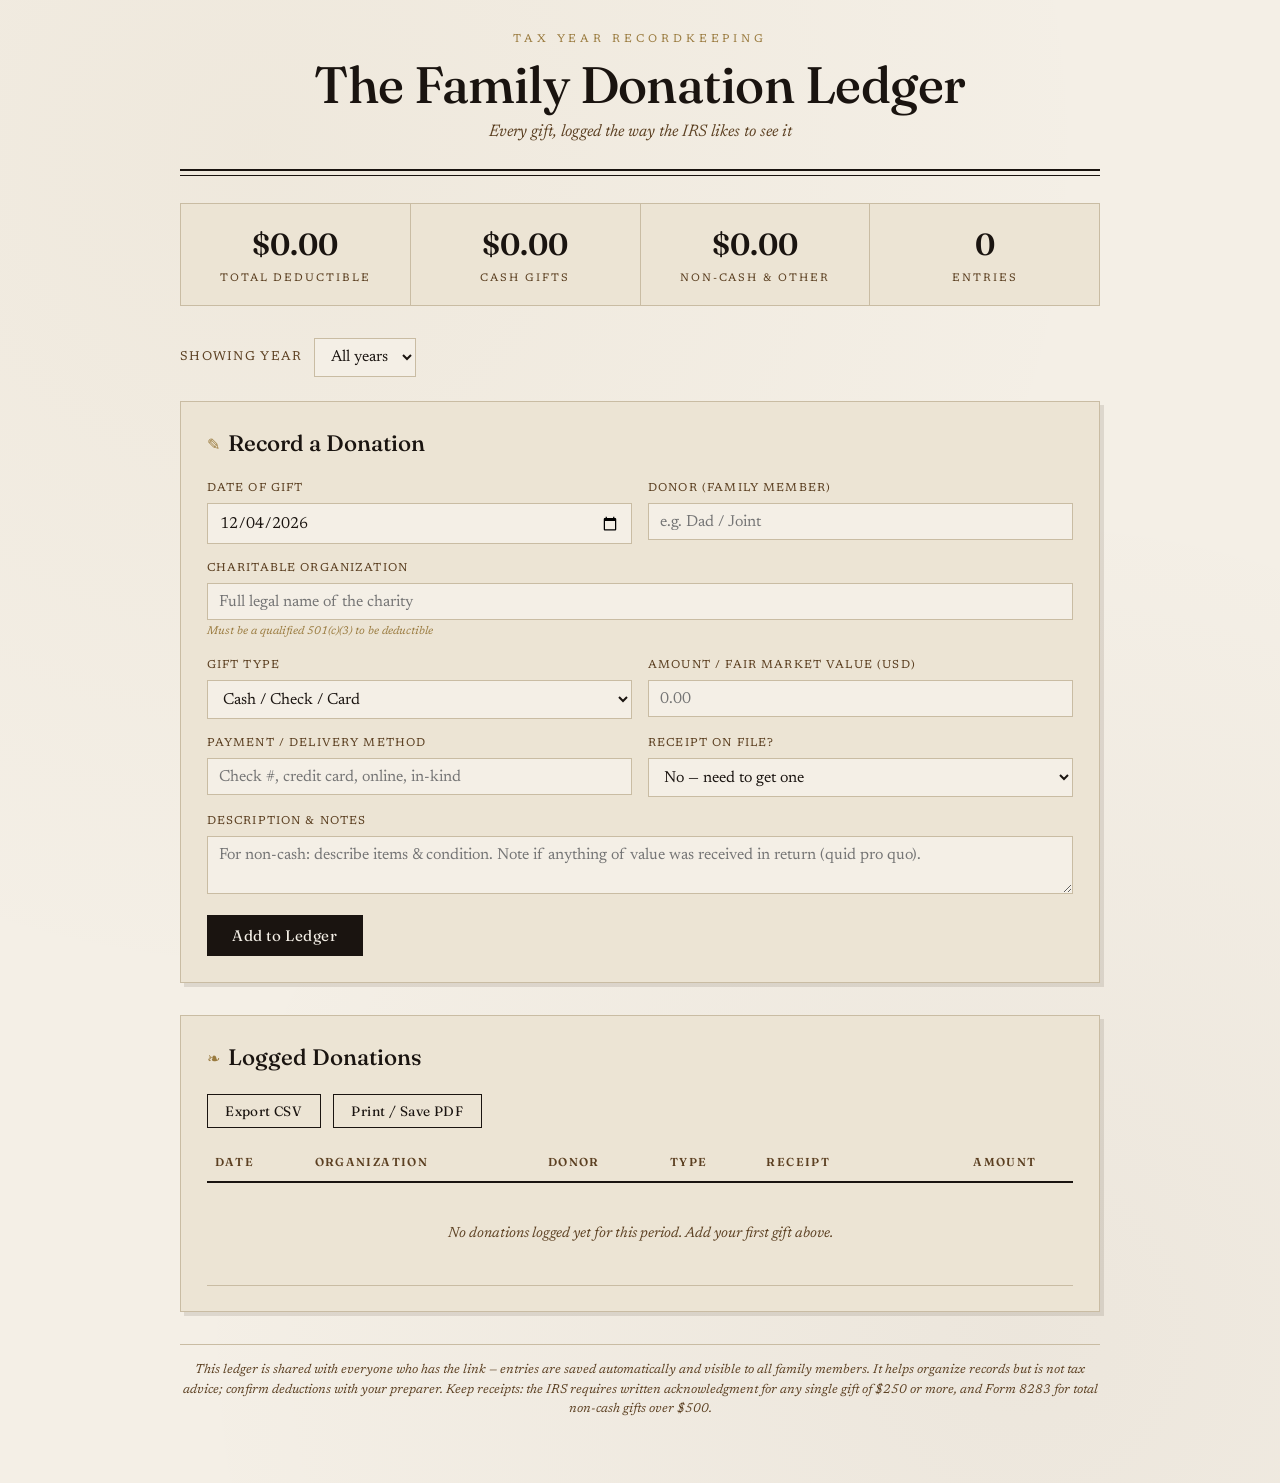
<file: original-donation-tracker.html>
<!DOCTYPE html>
<html lang="en">
<head>
<meta charset="UTF-8">
<meta name="viewport" content="width=device-width, initial-scale=1.0">
<title>Family Donation Ledger</title>
<style>
  @import url('https://fonts.googleapis.com/css2?family=Fraunces:opsz,wght@9..144,400;9..144,500;9..144,600&family=Newsreader:ital,wght@0,400;0,500;1,400&display=swap');

  :root {
    --ink: #1a1410;
    --paper: #f4efe6;
    --paper-2: #ece4d4;
    --line: #c9bca3;
    --accent: #5c4022;
    --gold: #9a7b3f;
    --green: #3d5a3d;
    --red: #8a3324;
    --shadow: rgba(60,45,25,0.12);
  }

  * { box-sizing: border-box; margin: 0; padding: 0; }

  body {
    font-family: 'Newsreader', Georgia, serif;
    background: var(--paper);
    background-image: radial-gradient(circle at 20% 10%, rgba(154,123,63,0.06), transparent 50%),
                      radial-gradient(circle at 80% 90%, rgba(92,64,34,0.05), transparent 50%);
    color: var(--ink);
    line-height: 1.5;
    min-height: 100vh;
    padding: 2rem 1rem 4rem;
  }

  .wrap { max-width: 920px; margin: 0 auto; }

  header {
    text-align: center;
    padding-bottom: 1.5rem;
    border-bottom: 2px solid var(--ink);
    margin-bottom: 2rem;
    position: relative;
  }
  header::after {
    content: '';
    position: absolute;
    bottom: -7px; left: 0; right: 0;
    height: 1px; background: var(--ink);
  }
  .eyebrow {
    font-size: 0.7rem;
    letter-spacing: 0.35em;
    text-transform: uppercase;
    color: var(--gold);
    margin-bottom: 0.6rem;
  }
  h1 {
    font-family: 'Fraunces', serif;
    font-weight: 500;
    font-size: clamp(2rem, 6vw, 3.2rem);
    line-height: 1.05;
    letter-spacing: -0.01em;
  }
  .sub {
    font-style: italic;
    color: var(--accent);
    margin-top: 0.5rem;
    font-size: 1.05rem;
  }

  .totals {
    display: grid;
    grid-template-columns: repeat(auto-fit, minmax(150px, 1fr));
    gap: 1px;
    background: var(--line);
    border: 1px solid var(--line);
    margin-bottom: 2rem;
  }
  .stat { background: var(--paper-2); padding: 1.1rem 1rem; text-align: center; }
  .stat .num {
    font-family: 'Fraunces', serif;
    font-size: 1.9rem;
    font-weight: 600;
  }
  .stat .lbl {
    font-size: 0.68rem;
    letter-spacing: 0.18em;
    text-transform: uppercase;
    color: var(--accent);
    margin-top: 0.2rem;
  }

  .year-bar {
    display: flex; align-items: center; gap: 0.75rem;
    margin-bottom: 1.5rem; flex-wrap: wrap;
  }
  .year-bar label { font-size: 0.8rem; letter-spacing: 0.1em; text-transform: uppercase; color: var(--accent); }

  section.card {
    background: var(--paper-2);
    border: 1px solid var(--line);
    padding: 1.6rem;
    margin-bottom: 2rem;
    box-shadow: 4px 4px 0 var(--shadow);
  }
  section.card h2 {
    font-family: 'Fraunces', serif;
    font-weight: 500;
    font-size: 1.4rem;
    margin-bottom: 1.2rem;
    display: flex; align-items: center; gap: 0.5rem;
  }
  section.card h2 span { color: var(--gold); font-size: 1rem; }

  .grid {
    display: grid;
    grid-template-columns: repeat(2, 1fr);
    gap: 1rem;
  }
  .field { display: flex; flex-direction: column; }
  .field.full { grid-column: 1 / -1; }
  .field label {
    font-size: 0.72rem;
    letter-spacing: 0.1em;
    text-transform: uppercase;
    color: var(--accent);
    margin-bottom: 0.35rem;
  }
  .field .hint { font-size: 0.7rem; font-style: italic; color: var(--gold); margin-top: 0.25rem; }
  input, select, textarea {
    font-family: 'Newsreader', serif;
    font-size: 1rem;
    background: var(--paper);
    border: 1px solid var(--line);
    padding: 0.6rem 0.7rem;
    color: var(--ink);
    border-radius: 0;
  }
  input:focus, select:focus, textarea:focus {
    outline: none;
    border-color: var(--accent);
    box-shadow: inset 0 -2px 0 var(--gold);
  }
  textarea { resize: vertical; min-height: 58px; }

  .btn {
    font-family: 'Fraunces', serif;
    font-size: 0.95rem;
    letter-spacing: 0.03em;
    background: var(--ink);
    color: var(--paper);
    border: none;
    padding: 0.7rem 1.6rem;
    cursor: pointer;
    margin-top: 1.3rem;
    transition: transform 0.12s ease, background 0.2s;
  }
  .btn:hover { background: var(--accent); transform: translateY(-1px); }
  .btn.ghost { background: transparent; color: var(--ink); border: 1px solid var(--ink); }
  .btn.ghost:hover { background: var(--ink); color: var(--paper); }

  .toolbar { display: flex; gap: 0.75rem; flex-wrap: wrap; align-items: center; margin-bottom: 1rem; }
  .toolbar .btn { margin-top: 0; padding: 0.5rem 1.1rem; font-size: 0.85rem; }
  .toolbar .spacer { flex: 1; }

  table { width: 100%; border-collapse: collapse; font-size: 0.92rem; }
  th {
    text-align: left;
    font-family: 'Fraunces', serif;
    font-weight: 600;
    font-size: 0.72rem;
    letter-spacing: 0.12em;
    text-transform: uppercase;
    color: var(--accent);
    padding: 0.6rem 0.5rem;
    border-bottom: 2px solid var(--ink);
  }
  td { padding: 0.65rem 0.5rem; border-bottom: 1px solid var(--line); vertical-align: top; }
  tr:hover td { background: rgba(154,123,63,0.07); }
  .amt { font-family: 'Fraunces', serif; font-weight: 600; white-space: nowrap; }
  .tag {
    display: inline-block;
    font-size: 0.65rem;
    letter-spacing: 0.08em;
    text-transform: uppercase;
    padding: 0.15rem 0.45rem;
    border: 1px solid var(--line);
    background: var(--paper);
    color: var(--accent);
  }
  .tag.noncash { border-color: var(--gold); color: var(--gold); }
  .del {
    cursor: pointer; color: var(--red); background: none; border: none;
    font-size: 1.1rem; font-family: serif; line-height: 1; padding: 0 0.3rem;
  }
  .del:hover { font-weight: bold; }
  .empty { text-align: center; padding: 2.5rem 1rem; font-style: italic; color: var(--accent); }

  .flag {
    background: rgba(138,51,36,0.08);
    border-left: 3px solid var(--red);
    padding: 0.4rem 0.6rem;
    font-size: 0.78rem;
    font-style: italic;
    color: var(--red);
    margin-top: 0.4rem;
  }

  .notice {
    font-size: 0.8rem;
    color: var(--accent);
    font-style: italic;
    text-align: center;
    margin-top: 2rem;
    padding-top: 1rem;
    border-top: 1px solid var(--line);
  }
  .save-flash {
    position: fixed; bottom: 1.5rem; left: 50%; transform: translateX(-50%);
    background: var(--green); color: var(--paper);
    padding: 0.6rem 1.4rem; font-family: 'Fraunces', serif;
    box-shadow: 4px 4px 0 var(--shadow); opacity: 0; pointer-events: none;
    transition: opacity 0.3s; z-index: 50;
  }
  .save-flash.show { opacity: 1; }

  @media (max-width: 640px) {
    .grid { grid-template-columns: 1fr; }
    table { font-size: 0.82rem; }
    th.hide-sm, td.hide-sm { display: none; }
  }
</style>
</head>
<body>
<div class="wrap">
  <header>
    <div class="eyebrow">Tax Year Recordkeeping</div>
    <h1>The Family Donation Ledger</h1>
    <div class="sub">Every gift, logged the way the IRS likes to see it</div>
  </header>

  <div class="totals" id="totals"></div>

  <div class="year-bar">
    <label for="yearFilter">Showing year</label>
    <select id="yearFilter"></select>
  </div>

  <section class="card">
    <h2><span>✎</span> Record a Donation</h2>
    <div class="grid">
      <div class="field">
        <label>Date of gift</label>
        <input type="date" id="f_date">
      </div>
      <div class="field">
        <label>Donor (family member)</label>
        <input type="text" id="f_donor" placeholder="e.g. Dad / Joint">
      </div>
      <div class="field full">
        <label>Charitable organization</label>
        <input type="text" id="f_org" placeholder="Full legal name of the charity">
        <span class="hint">Must be a qualified 501(c)(3) to be deductible</span>
      </div>
      <div class="field">
        <label>Gift type</label>
        <select id="f_type">
          <option value="Cash">Cash / Check / Card</option>
          <option value="Non-cash">Non-cash (goods, stock)</option>
          <option value="Mileage">Mileage / Out-of-pocket</option>
        </select>
      </div>
      <div class="field">
        <label>Amount / Fair market value (USD)</label>
        <input type="number" id="f_amount" placeholder="0.00" min="0" step="0.01">
      </div>
      <div class="field">
        <label>Payment / delivery method</label>
        <input type="text" id="f_method" placeholder="Check #, credit card, online, in-kind">
      </div>
      <div class="field">
        <label>Receipt on file?</label>
        <select id="f_receipt">
          <option value="No">No — need to get one</option>
          <option value="Yes">Yes</option>
        </select>
      </div>
      <div class="field full">
        <label>Description &amp; notes</label>
        <textarea id="f_desc" placeholder="For non-cash: describe items & condition. Note if anything of value was received in return (quid pro quo)."></textarea>
      </div>
    </div>
    <button class="btn" id="addBtn">Add to Ledger</button>
  </section>

  <section class="card">
    <h2><span>❧</span> Logged Donations</h2>
    <div class="toolbar">
      <button class="btn ghost" id="csvBtn">Export CSV</button>
      <button class="btn ghost" id="printBtn">Print / Save PDF</button>
      <div class="spacer"></div>
    </div>
    <div style="overflow-x:auto;">
      <table>
        <thead>
          <tr>
            <th>Date</th>
            <th>Organization</th>
            <th class="hide-sm">Donor</th>
            <th>Type</th>
            <th class="hide-sm">Receipt</th>
            <th style="text-align:right;">Amount</th>
            <th></th>
          </tr>
        </thead>
        <tbody id="rows"></tbody>
      </table>
    </div>
  </section>

  <div class="notice">
    This ledger is shared with everyone who has the link — entries are saved automatically and visible to all family members.
    It helps organize records but is not tax advice; confirm deductions with your preparer. Keep receipts: the IRS requires
    written acknowledgment for any single gift of $250 or more, and Form 8283 for total non-cash gifts over $500.
  </div>
</div>

<div class="save-flash" id="flash">Saved to the family ledger ✓</div>

<script>
  const KEY = 'family_donations_v1';
  let donations = [];

  const $ = id => document.getElementById(id);
  const money = n => '$' + Number(n||0).toLocaleString('en-US', {minimumFractionDigits: 2, maximumFractionDigits: 2});

  function flash(msg) {
    const f = $('flash'); f.textContent = msg; f.classList.add('show');
    setTimeout(() => f.classList.remove('show'), 1800);
  }

  async function load() {
    try {
      const res = await window.storage.get(KEY, true);
      donations = res && res.value ? JSON.parse(res.value) : [];
    } catch (e) {
      donations = [];
    }
    render();
  }

  async function save() {
    try {
      await window.storage.set(KEY, JSON.stringify(donations), true);
    } catch (e) {
      flash('Could not save — try again');
    }
  }

  function currentYear() { return $('yearFilter').value || 'all'; }

  function buildYearOptions() {
    const sel = $('yearFilter');
    const prev = sel.value;
    const years = [...new Set(donations.map(d => (d.date||'').slice(0,4)).filter(Boolean))].sort().reverse();
    sel.innerHTML = '<option value="all">All years</option>' +
      years.map(y => `<option value="${y}">${y}</option>`).join('');
    if (prev && [...sel.options].some(o => o.value === prev)) sel.value = prev;
  }

  function visible() {
    const y = currentYear();
    return donations.filter(d => y === 'all' || (d.date||'').slice(0,4) === y);
  }

  function render() {
    buildYearOptions();
    const vis = visible();

    const total = vis.reduce((s,d) => s + Number(d.amount||0), 0);
    const cash = vis.filter(d => d.type === 'Cash').reduce((s,d)=>s+Number(d.amount||0),0);
    const noncash = vis.filter(d => d.type !== 'Cash').reduce((s,d)=>s+Number(d.amount||0),0);
    const missing = vis.filter(d => d.receipt !== 'Yes' && Number(d.amount||0) >= 250).length;

    $('totals').innerHTML = `
      <div class="stat"><div class="num">${money(total)}</div><div class="lbl">Total Deductible</div></div>
      <div class="stat"><div class="num">${money(cash)}</div><div class="lbl">Cash Gifts</div></div>
      <div class="stat"><div class="num">${money(noncash)}</div><div class="lbl">Non-Cash &amp; Other</div></div>
      <div class="stat"><div class="num">${vis.length}</div><div class="lbl">Entries</div></div>`;

    const rows = $('rows');
    if (!vis.length) {
      rows.innerHTML = '<tr><td colspan="7" class="empty">No donations logged yet for this period. Add your first gift above.</td></tr>';
      return;
    }
    const sorted = [...vis].sort((a,b) => (b.date||'').localeCompare(a.date||''));
    rows.innerHTML = sorted.map(d => {
      const big250 = Number(d.amount||0) >= 250 && d.receipt !== 'Yes';
      const noncash500 = d.type === 'Non-cash' && Number(d.amount||0) > 500;
      let flags = '';
      if (big250) flags += `<div class="flag">Gift ≥ $250 — written acknowledgment from the charity required.</div>`;
      if (noncash500) flags += `<div class="flag">Non-cash &gt; $500 — IRS Form 8283 needed at filing.</div>`;
      return `<tr>
        <td>${d.date || '—'}</td>
        <td>${esc(d.org) || '—'}${d.desc ? `<div style="font-size:0.8rem;color:#5c4022;font-style:italic;">${esc(d.desc)}</div>`:''}${flags}</td>
        <td class="hide-sm">${esc(d.donor) || '—'}</td>
        <td><span class="tag ${d.type==='Non-cash'?'noncash':''}">${d.type}</span></td>
        <td class="hide-sm">${d.receipt === 'Yes' ? '✓' : '—'}</td>
        <td class="amt" style="text-align:right;">${money(d.amount)}</td>
        <td><button class="del" data-id="${d.id}" title="Delete">×</button></td>
      </tr>`;
    }).join('');

    rows.querySelectorAll('.del').forEach(b => b.onclick = async () => {
      if (confirm('Remove this donation from the ledger?')) {
        donations = donations.filter(x => x.id !== b.dataset.id);
        await save(); render(); flash('Entry removed');
      }
    });
  }

  function esc(s){ return (s||'').replace(/[&<>"]/g, c => ({'&':'&amp;','<':'&lt;','>':'&gt;','"':'&quot;'}[c])); }

  $('addBtn').onclick = async () => {
    const org = $('f_org').value.trim();
    const amount = $('f_amount').value;
    if (!org || !amount) { alert('Please enter at least the organization and amount.'); return; }
    donations.push({
      id: Date.now().toString(36) + Math.random().toString(36).slice(2,6),
      date: $('f_date').value,
      donor: $('f_donor').value.trim(),
      org, type: $('f_type').value,
      amount: parseFloat(amount) || 0,
      method: $('f_method').value.trim(),
      receipt: $('f_receipt').value,
      desc: $('f_desc').value.trim()
    });
    await save();
    ['f_org','f_donor','f_amount','f_method','f_desc'].forEach(id => $(id).value = '');
    render(); flash('Saved to the family ledger ✓');
  };

  $('yearFilter').onchange = render;

  $('csvBtn').onclick = () => {
    const vis = visible();
    if (!vis.length) { alert('Nothing to export.'); return; }
    const cols = ['Date','Donor','Organization','Type','Amount (FMV)','Method','Receipt on file','Description/Notes'];
    const lines = [cols.join(',')];
    [...vis].sort((a,b)=>(a.date||'').localeCompare(b.date||'')).forEach(d => {
      const row = [d.date, d.donor, d.org, d.type, d.amount, d.method, d.receipt, d.desc]
        .map(v => `"${String(v||'').replace(/"/g,'""')}"`);
      lines.push(row.join(','));
    });
    const blob = new Blob([lines.join('\n')], {type:'text/csv'});
    const a = document.createElement('a');
    a.href = URL.createObjectURL(blob);
    a.download = `donations_${currentYear()}.csv`;
    a.click();
  };

  $('printBtn').onclick = () => window.print();

  if (!$('f_date').value) $('f_date').valueAsDate = new Date();
  load();
</script>
</body>
</html>
</file>
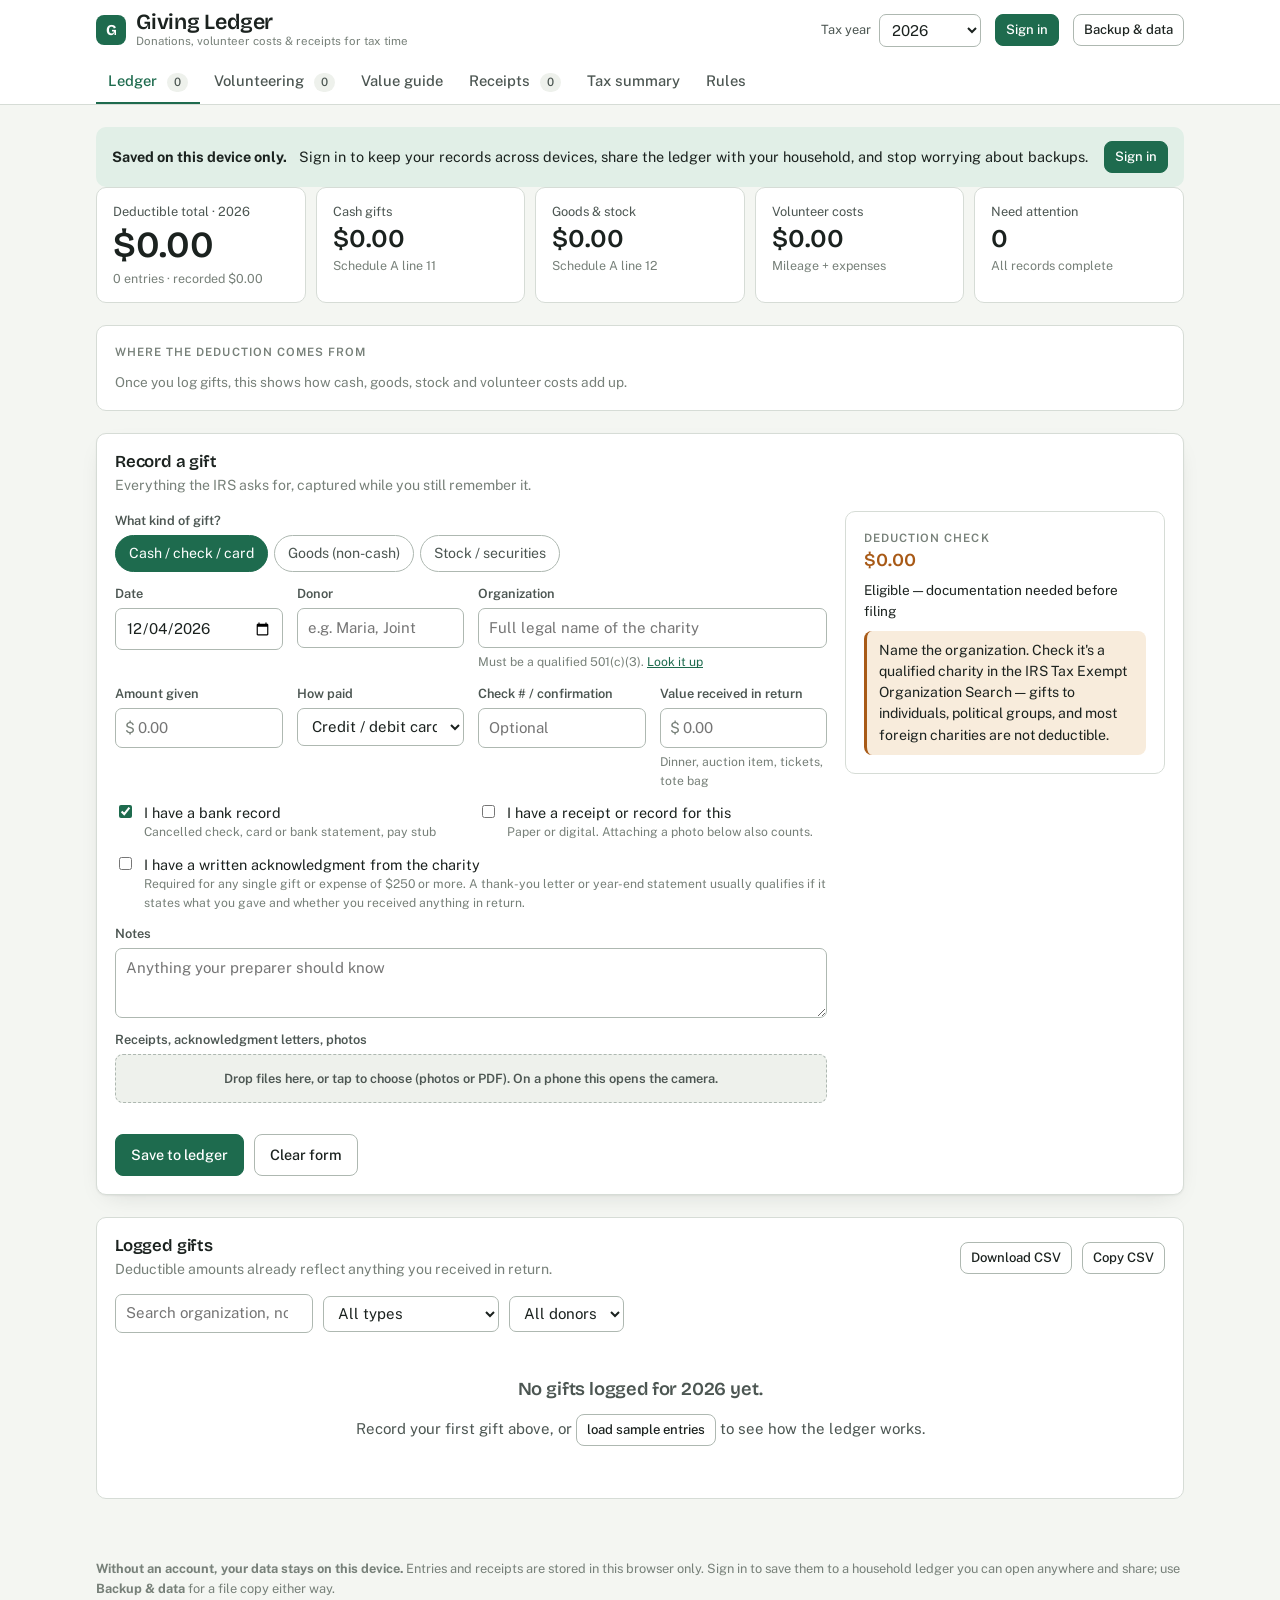
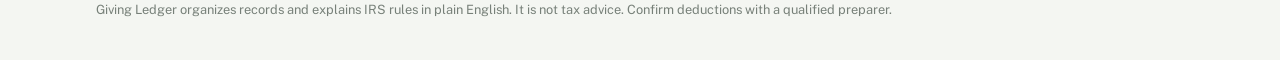
<file: test/cloud-harness.html>
<!DOCTYPE html>
<html lang="en">
<head>
<meta charset="UTF-8">
<meta name="viewport" content="width=device-width, initial-scale=1.0, viewport-fit=cover">
<title>Giving Ledger — cloud test harness</title>
<meta name="description" content="Track charitable donations, volunteer mileage and out-of-pocket expenses with receipts and fair-market-value guidance, organized the way the IRS expects.">
<link rel="preconnect" href="https://fonts.googleapis.com">
<link rel="stylesheet" href="https://fonts.googleapis.com/css2?family=Bricolage+Grotesque:opsz,wght@12..96,500;12..96,600;12..96,700&family=Public+Sans:ital,wght@0,400;0,500;0,600;1,400&display=swap">
<link rel="stylesheet" href="../css/app.css">
</head>
<body>

<header class="appbar">
  <div class="appbar-inner">
    <a class="brand" href="#ledger">
      <span class="brand-mark">G</span>
      <span><h1>Giving Ledger</h1><span class="brand-sub">Donations, volunteer costs &amp; receipts for tax time</span></span>
    </a>
    <div class="spacer"></div>
    <div class="yearpick">
      <label for="yearFilter">Tax year</label>
      <select id="yearFilter"></select>
    </div>
    <span class="save-status" id="saveStatus" hidden title=""></span>
    <select id="householdPick" hidden aria-label="Household"></select>
    <button class="btn sm primary" id="accountBtn" type="button" hidden>Sign in</button>
    <button class="btn sm" id="backupBtn" type="button">Backup &amp; data</button>
  </div>
  <nav class="tabs" role="tablist" aria-label="Sections">
    <button class="tab" role="tab" data-view="ledger" aria-selected="true">Ledger <span class="count" id="countLedger">0</span></button>
    <button class="tab" role="tab" data-view="volunteer" aria-selected="false">Volunteering <span class="count" id="countVolunteer">0</span></button>
    <button class="tab" role="tab" data-view="guide" aria-selected="false">Value guide</button>
    <button class="tab" role="tab" data-view="receipts" aria-selected="false">Receipts <span class="count" id="countReceipts">0</span></button>
    <button class="tab" role="tab" data-view="summary" aria-selected="false">Tax summary</button>
    <button class="tab" role="tab" data-view="rules" aria-selected="false">Rules</button>
  </nav>
</header>

<main>
  <div class="callout warn" id="sampleBanner" hidden>
    <b>You're looking at sample entries.</b>
    <span>They show how the ledger works. Clear them before you add your own gifts, or keep them as a reference.</span>
    <div><button class="btn sm" id="clearSamples" type="button">Clear sample entries</button></div>
  </div>
  <div class="callout warn" id="conflictBanner" hidden></div>
  <div class="callout" id="cloudHint" hidden><b>Saved on this device only.</b><span>Sign in to keep your records across devices, share the ledger with your household, and stop worrying about backups.</span><div><button class="btn sm primary" id="cloudSignIn" type="button">Sign in</button></div></div>
  <div class="callout warn" id="readOnlyBanner" hidden><b>Read-only access.</b><span>You can view and export this household's ledger, but not change it.</span></div>

  <!-- ================= LEDGER ================= -->
  <section class="view" id="view-ledger">
    <div class="stats" id="ledgerStats"></div>
    <div class="card breakdown" id="breakdown"></div>

    <div class="card raised" id="ledgerFormSlot">
      <div class="card-head">
        <div><h3 id="formTitle">Record a gift</h3><p>Everything the IRS asks for, captured while you still remember it.</p></div>
        <button class="btn sm" id="cancelEdit" type="button" hidden>Cancel edit</button>
      </div>
      <!-- The entry form is moved into whichever view is active (see app.js) -->
      <div id="formMount"></div>
    </div>

    <div class="card">
      <div class="card-head">
        <div><h3>Logged gifts</h3><p>Deductible amounts already reflect anything you received in return.</p></div>
        <div class="actions" style="margin:0">
          <button class="btn sm" id="csvBtn" type="button">Download CSV</button>
          <button class="btn sm" id="copyCsvBtn" type="button">Copy CSV</button>
        </div>
      </div>
      <div class="filters">
        <input type="search" id="searchBox" placeholder="Search organization, notes, donor…" aria-label="Search entries">
        <select id="kindFilter" aria-label="Filter by type"><option value="">All types</option></select>
        <select id="donorFilter" aria-label="Filter by donor"><option value="">All donors</option></select>
      </div>
      <div class="table-wrap" id="ledgerTable"></div>
    </div>
  </section>

  <!-- ================= VOLUNTEERING ================= -->
  <section class="view" id="view-volunteer" hidden>
    <div class="view-head">
      <div><h2>Volunteer mileage &amp; out-of-pocket costs</h2><p>Your time is never deductible, but the money you spend to give it usually is. Log each trip or expense and the checker on the right tells you where it stands.</p></div>
    </div>
    <div class="stats" id="volunteerStats"></div>
    <div class="card raised" id="volunteerFormSlot">
      <div class="card-head">
        <div><h3 id="volFormTitle">Log a trip or expense</h3><p>Mileage at the statutory 14¢ rate, plus parking, tolls, supplies, travel and more.</p></div>
      </div>
      <div id="volFormMount"></div>
    </div>
    <div class="summary-grid">
      <div class="card">
        <h3>What counts</h3>
        <ul class="rule-list" style="margin-top:10px">
          <li><span class="mark yes">✓</span><div><b>Driving for the charity</b><p>14¢ per mile (or actual gas and oil), plus parking and tolls. Delivering meals, driving to your shift, hauling donations, transporting clients.</p></div></li>
          <li><span class="mark yes">✓</span><div><b>Supplies you buy and don't get reimbursed for</b><p>Stamps, printing, ingredients, materials, phone calls made for the charity.</p></div></li>
          <li><span class="mark yes">✓</span><div><b>Travel away from home on charity duty</b><p>Air, rail, bus, taxi, lodging and meals when you're on substantial duty throughout the trip. Serving as a delegate at a convention counts.</p></div></li>
          <li><span class="mark yes">✓</span><div><b>Uniforms with no everyday use</b><p>The required shirt, smock or vest, plus the cost of cleaning it.</p></div></li>
          <li><span class="mark maybe">?</span><div><b>Travel that mixes duty and pleasure</b><p>Not deductible if there's a significant element of personal pleasure, recreation or vacation. A day or two of sightseeing on a week-long build trip is usually fine; a vacation with a morning of volunteering is not.</p></div></li>
        </ul>
      </div>
      <div class="card">
        <h3>What doesn't</h3>
        <ul class="rule-list" style="margin-top:10px">
          <li><span class="mark no">✕</span><div><b>The value of your time or services</b><p>Even a professional donating skilled work can't deduct their hourly rate.</p></div></li>
          <li><span class="mark no">✕</span><div><b>Local meals during a shift</b><p>Lunch while volunteering in town is personal. Meals only count while away from home overnight.</p></div></li>
          <li><span class="mark no">✕</span><div><b>Childcare so you can volunteer</b><p>Personal expense, not a gift to the charity.</p></div></li>
          <li><span class="mark no">✕</span><div><b>Car repairs, insurance, depreciation, registration</b><p>Only gas &amp; oil (or the 14¢ rate) plus parking and tolls.</p></div></li>
          <li><span class="mark no">✕</span><div><b>Costs of family or friends who tag along</b><p>Only your own share, and only if you're the one performing services.</p></div></li>
          <li><span class="mark no">✕</span><div><b>Raffle tickets, bingo, lottery</b><p>Games of chance are never charitable contributions.</p></div></li>
        </ul>
      </div>
    </div>
    <div class="card">
      <div class="card-head"><div><h3>Volunteer log</h3><p>Trips and expenses for the selected tax year.</p></div></div>
      <div class="table-wrap" id="volunteerTable"></div>
    </div>
  </section>

  <!-- ================= VALUE GUIDE ================= -->
  <section class="view" id="view-guide" hidden>
    <div class="view-head">
      <div><h2>Fair market value guide</h2><p>“Fair market value” (FMV) is the price a willing buyer would pay a willing seller for the item in its current condition. For used goods, that's thrift-store money, not what you paid. Pick an item to drop it straight into a goods donation.</p></div>
    </div>
    <div class="summary-grid">
      <div class="callout">
        <h4>How to value donated goods</h4>
        <span>1. Start from the range below (based on the valuation guides charities publish). 2. Slide toward the low end for age and wear, the high end for like-new, name-brand or in-demand items. 3. Note the method you used; the IRS asks for it on Form 8283.</span>
        <span><b>Condition rule:</b> clothing and household items must be in <b>good used condition or better</b>. Worn-out, stained or broken items are worth $0 for tax purposes, no matter what the guide says.</span>
        <span class="small muted">Ranges reviewed September 2026 against the <a href="https://satruck.org/Home/DonationValueGuide" target="_blank" rel="noopener">Salvation Army Donation Value Guide</a> and regional Goodwill guides; method per <a href="https://www.irs.gov/publications/p561" target="_blank" rel="noopener">IRS Publication 561</a>. Picking an item uses the good-condition value; change the condition on the item row to move it.</span>
      </div>
      <div class="callout warn">
        <h4>When a range isn't enough</h4>
        <span><b>Over $500 in goods for the year:</b> Form 8283 Section A. Record when and how you got the items and what you paid.</span>
        <span><b>Any single item (or group of similar items) over $5,000:</b> a qualified appraisal is required, plus Form 8283 Section B. Art, jewelry, collectibles and vehicles have special rules (IRS Publication 561).</span>
        <span><b>Vehicles over $500:</b> deduction is usually limited to what the charity sells it for; you'll get Form 1098-C.</span>
      </div>
    </div>
    <div class="card">
      <div class="filters">
        <input type="search" id="guideSearch" placeholder="Search items (e.g. sofa, jeans, laptop)…" aria-label="Search value guide">
        <select id="guideCat" aria-label="Category"><option value="">All categories</option></select>
      </div>
      <div class="table-wrap"><table class="guide-table"><thead><tr><th>Item</th><th>Category</th><th class="r">Low</th><th class="r">High</th><th></th></tr></thead><tbody id="guideRows"></tbody></table></div>
    </div>
  </section>

  <!-- ================= RECEIPTS ================= -->
  <section class="view" id="view-receipts" hidden>
    <div class="view-head">
      <div><h2>Receipts &amp; acknowledgments</h2><p>Every photo, PDF or letter you've attached, in one place. Attach files from the entry form, or drop them here and link them later.</p></div>
      <label class="btn">Add receipts <input type="file" id="looseReceipts" accept="image/*,application/pdf" multiple hidden></label>
    </div>
    <div class="card" id="missingReceipts"></div>
    <div class="card">
      <div class="card-head"><div><h3>All receipts</h3><p id="receiptStorage"></p></div></div>
      <div class="receipt-grid" id="receiptGrid"></div>
    </div>
  </section>

  <!-- ================= TAX SUMMARY ================= -->
  <section class="view" id="view-summary" hidden>
    <div class="view-head">
      <div><h2 id="summaryTitle">Tax summary</h2><p>What goes on the return, what forms you'll need, and what's still missing. Hand this and the CSV to your preparer.</p></div>
      <div class="actions" style="margin:0">
        <button class="btn sm" id="summaryCsv" type="button">Download CSV</button>
        <button class="btn sm" id="itemsCsv" type="button">Itemized goods CSV</button>
        <button class="btn sm" id="summaryCopy" type="button">Copy summary</button>
        <button class="btn sm" id="summaryPrint" type="button">Print</button>
      </div>
    </div>
    <div class="stats" id="summaryStats"></div>
    <div class="summary-grid" id="summaryGrid"></div>
    <div class="card" id="lawNotes">
      <h3>Rules that shape the number (tax year 2026)</h3>
      <ul class="rule-list" style="margin-top:10px">
        <li><span class="mark yes">✓</span><div><b>Don't itemize? You can still deduct cash gifts.</b><p>Starting with 2026 returns, non-itemizers may deduct up to $1,000 of cash gifts ($2,000 married filing jointly) to public charities, on top of the standard deduction. Gifts to donor-advised funds and private foundations don't qualify.</p></div></li>
          <li><span class="mark maybe">?</span><div><b>Itemizers: a 0.5%-of-AGI floor.</b><p>From 2026, itemized charitable deductions are reduced by 0.5% of adjusted gross income. On $150,000 of AGI, the first $750 of gifts produces no deduction.</p></div></li>
        <li><span class="mark maybe">?</span><div><b>Annual ceilings.</b><p>Cash gifts to public charities: up to 60% of AGI. Appreciated stock and property: 30% of AGI. Excess carries forward five years. Taxpayers in the 37% bracket get at most 35¢ of benefit per dollar.</p></div></li>
        <li><span class="mark yes">✓</span><div><b>Charitable mileage stays at 14¢.</b><p>Set by statute, not by the IRS, so it doesn't rise with the business rate.</p></div></li>
        <li><span class="mark no">✕</span><div><b>Not deductible at all.</b><p>Gifts to individuals (including crowdfunding for a person), political campaigns, most foreign charities, the value of your time, raffle tickets, and dues or tuition that buy you something.</p></div></li>
      </ul>
      <p class="small muted" style="margin-top:12px">These notes summarize IRS Publication 526 and the 2025 tax law changes effective for 2026. They are general information, not tax advice; confirm with your preparer.</p>
    </div>
    <div class="callout support" id="supportCard" hidden></div>
  </section>

  <!-- ================= RULES ================= -->
  <section class="view" id="view-rules" hidden>
    <div class="view-head"><div><h2>Record-keeping rules, in plain English</h2><p>What you need on file for each kind of gift so the deduction survives an audit.</p></div></div>
    <div class="summary-grid">
      <div class="card"><h3>Cash, check, card, payroll</h3>
        <ul class="rule-list" style="margin-top:10px">
          <li><span class="mark yes">✓</span><div><b>Any amount</b><p>A bank record (cancelled check, card or bank statement) <i>or</i> a written receipt from the charity showing name, date and amount. No record, no deduction.</p></div></li>
          <li><span class="mark yes">✓</span><div><b>$250 or more (single gift)</b><p>A contemporaneous written acknowledgment from the charity: amount, whether you received goods or services, and their value. Get it before you file.</p></div></li>
          <li><span class="mark maybe">?</span><div><b>You got something back</b><p>Gala dinner, auction item, concert tickets: deduct only the amount above the value received. Over $75, the charity must tell you that value in writing.</p></div></li>
          <li><span class="mark yes">✓</span><div><b>Payroll giving</b><p>Pay stub or W-2 plus the pledge card naming the charity.</p></div></li>
          <li><span class="mark yes">✓</span><div><b>Text-message gifts</b><p>The phone bill showing the charity, date and amount is your record.</p></div></li>
        </ul>
      </div>
      <div class="card"><h3>Goods &amp; property</h3>
        <ul class="rule-list" style="margin-top:10px">
          <li><span class="mark yes">✓</span><div><b>Under $250</b><p>A receipt from the charity (name, date, location, description) unless it's impractical, like a drop box. Keep your own list with condition and value.</p></div></li>
          <li><span class="mark yes">✓</span><div><b>$250 to $500</b><p>Written acknowledgment describing the property (it doesn't need to state a value) plus whether you received anything in return.</p></div></li>
          <li><span class="mark yes">✓</span><div><b>$500 to $5,000</b><p>All of the above, plus how and when you acquired the items and your cost. Form 8283 Section A.</p></div></li>
          <li><span class="mark maybe">?</span><div><b>Over $5,000 (single item or similar group)</b><p>Qualified appraisal, Form 8283 Section B signed by appraiser and charity. Over $500,000, attach the appraisal itself.</p></div></li>
          <li><span class="mark yes">✓</span><div><b>Stock held over a year</b><p>Deduct full market value (average of high and low on the transfer date), no capital-gains tax. Held a year or less: deduction limited to cost basis.</p></div></li>
          <li><span class="mark no">✕</span><div><b>Worn-out clothing and household items</b><p>Must be in good used condition or better. Otherwise, $0.</p></div></li>
        </ul>
      </div>
      <div class="card"><h3>Volunteer expenses</h3>
        <ul class="rule-list" style="margin-top:10px">
          <li><span class="mark yes">✓</span><div><b>Keep receipts and a log</b><p>Date, organization, purpose, and amount or miles for each item. A mileage log with odometer readings or map distances is fine.</p></div></li>
          <li><span class="mark yes">✓</span><div><b>$250 or more for one event or trip</b><p>Written acknowledgment from the charity describing the services you provided and whether you got anything in return.</p></div></li>
          <li><span class="mark no">✕</span><div><b>Anything reimbursed</b><p>If the charity paid you back, there's nothing to deduct.</p></div></li>
        </ul>
      </div>
      <div class="card"><h3>Before you give</h3>
        <ul class="rule-list" style="margin-top:10px">
          <li><span class="mark yes">✓</span><div><b>Confirm the charity is qualified</b><p>Search it in the <a href="https://apps.irs.gov/app/eos/" target="_blank" rel="noopener">IRS Tax Exempt Organization Search</a>. Churches and governments qualify without being listed.</p></div></li>
          <li><span class="mark yes">✓</span><div><b>Date matters</b><p>A check counts when mailed; a card gift when charged; stock when it leaves your account. A December 31 gift belongs to this year even if the charity deposits it in January.</p></div></li>
          <li><span class="mark yes">✓</span><div><b>Keep records at least 3 years</b><p>From the date you file the return that claims them. Longer for carryforwards.</p></div></li>
        </ul>
      </div>
    </div>
    <p class="small muted">Sources: IRS Publication 526 (Charitable Contributions), Publication 561 (Determining the Value of Donated Property), Form 8283 instructions. General information only; not tax advice.</p>
  </section>
</main>

<!-- Entry form (moved between views) -->
<form id="entryForm" class="two-col" autocomplete="off" novalidate>
  <div>
    <div class="form-grid">
      <div class="field w12">
        <label>What kind of gift?</label>
        <div class="segmented" id="kindPicker"></div>
      </div>
      <div class="field w3"><label for="f_date">Date</label><input type="date" id="f_date" required></div>
      <div class="field w3"><label for="f_donor">Donor</label><input type="text" id="f_donor" list="donorList" placeholder="e.g. Maria, Joint"><datalist id="donorList"></datalist></div>
      <div class="field w6" data-kinds="cash noncash stock mileage expense"><label for="f_org">Organization</label><input type="text" id="f_org" list="orgList" placeholder="Full legal name of the charity"><datalist id="orgList"></datalist><span class="hint">Must be a qualified 501(c)(3). <a href="https://apps.irs.gov/app/eos/" target="_blank" rel="noopener">Look it up</a></span></div>

      <!-- CASH -->
      <div class="field w3" data-kinds="cash"><label for="f_amount_cash">Amount given</label><div class="money-input"><input type="number" id="f_amount_cash" min="0" step="0.01" placeholder="0.00"></div></div>
      <div class="field w3" data-kinds="cash"><label for="f_method">How paid</label><select id="f_method"><option value="card">Credit / debit card</option><option value="check">Check</option><option value="online">Online / app</option><option value="bank">Bank transfer</option><option value="payroll">Payroll deduction</option><option value="text">Text message</option><option value="cash">Cash</option><option value="other">Other</option></select></div>
      <div class="field w3" data-kinds="cash"><label for="f_checkNo">Check # / confirmation</label><input type="text" id="f_checkNo" placeholder="Optional"></div>
      <div class="field w3" data-kinds="cash noncash"><label for="f_benefit">Value received in return</label><div class="money-input"><input type="number" id="f_benefit" min="0" step="0.01" placeholder="0.00"></div><span class="hint">Dinner, auction item, tickets, tote bag</span></div>
      <label class="check" data-kinds="cash"><input type="checkbox" id="f_bankRecord" checked><span>I have a bank record<span class="hint">Cancelled check, card or bank statement, pay stub</span></span></label>

      <!-- NON-CASH -->
      <div class="field w12" data-kinds="noncash">
        <label>Items donated</label>
        <div class="items-head"><span>Description</span><span>Category</span><span>Condition</span><span>Qty</span><span>Each</span><span>Total</span><span></span></div>
        <div class="items" id="itemRows"></div>
        <div class="actions" style="margin-top:8px">
          <button class="btn sm" type="button" id="addItemBtn">+ Add item</button>
          <button class="btn sm link" type="button" id="openGuideBtn">Find values in the guide</button>
          <span class="small muted" style="margin-left:auto">Total FMV: <b id="itemsTotal" class="num">$0.00</b></span>
        </div>
      </div>
      <div class="field w6" data-kinds="noncash"><label for="f_howValued">How you determined value</label><select id="f_howValued"></select></div>
      <div class="field w6" data-kinds="noncash"><label for="f_acquired">How &amp; when acquired, cost (for gifts over $500)</label><input type="text" id="f_acquired" placeholder="e.g. Purchased 2019–2023, approx. $1,200 total"></div>
      <label class="check" data-kinds="noncash"><input type="checkbox" id="f_vehicle"><span>This is a vehicle, boat or airplane<span class="hint">Special rules; charity issues Form 1098-C</span></span></label>
      <label class="check" data-kinds="noncash"><input type="checkbox" id="f_appraised"><span>I have a qualified appraisal for these items<span class="hint">Needed when similar items total over $5,000 for the year</span></span></label>

      <!-- STOCK -->
      <div class="field w4" data-kinds="stock"><label for="f_ticker">Security</label><input type="text" id="f_ticker" placeholder="e.g. 25 sh VTI"></div>
      <div class="field w4" data-kinds="stock"><label for="f_amount_stock">Fair market value on transfer date</label><div class="money-input"><input type="number" id="f_amount_stock" min="0" step="0.01" placeholder="0.00"></div><span class="hint">Average of the day's high and low × shares</span></div>
      <div class="field w4" data-kinds="stock"><label for="f_costBasis">Your cost basis</label><div class="money-input"><input type="number" id="f_costBasis" min="0" step="0.01" placeholder="0.00"></div></div>
      <label class="check" data-kinds="stock"><input type="checkbox" id="f_longTerm" checked><span>Held more than one year<span class="hint">If not, the deduction is limited to cost basis</span></span></label>

      <!-- MILEAGE -->
      <div class="field w3" data-kinds="mileage"><label for="f_miles">Miles driven</label><input type="number" id="f_miles" min="0" step="0.1" placeholder="0"></div>
      <div class="field w3" data-kinds="mileage"><label for="f_parkingTolls">Parking &amp; tolls</label><div class="money-input"><input type="number" id="f_parkingTolls" min="0" step="0.01" placeholder="0.00"></div></div>
      <div class="field w6" data-kinds="mileage"><label for="f_route">Route</label><input type="text" id="f_route" placeholder="Home → food bank warehouse → home"></div>
      <div class="field w12" data-kinds="mileage"><label for="f_purpose">Purpose</label><input type="text" id="f_purpose" placeholder="e.g. Saturday meal delivery route, board meeting, hauling donated furniture"></div>

      <!-- EXPENSE -->
      <div class="field w6" data-kinds="expense"><label for="f_expenseCategory">Type of expense</label><select id="f_expenseCategory"></select><span class="hint" id="expenseHint"></span></div>
      <div class="field w3" data-kinds="expense"><label for="f_amount_expense">Amount (unreimbursed)</label><div class="money-input"><input type="number" id="f_amount_expense" min="0" step="0.01" placeholder="0.00"></div></div>
      <div class="field w3" data-kinds="expense"><label for="f_expenseDesc">What it was for</label><input type="text" id="f_expenseDesc" placeholder="e.g. Poster printing for 5K"></div>
      <label class="check" data-kinds="expense"><input type="checkbox" id="f_reimbursed"><span>The charity reimbursed me for this</span></label>
      <label class="check" data-kinds="expense" data-cats="transport lodging meals"><input type="checkbox" id="f_awayOvernight"><span>I was away from home overnight<span class="hint">Required for lodging and meals</span></span></label>
      <label class="check" data-kinds="expense" data-cats="transport lodging meals"><input type="checkbox" id="f_personalPleasure"><span>The trip had a significant vacation or recreation element</span></label>
      <label class="check" data-kinds="expense" data-cats="transport lodging meals"><input type="checkbox" id="f_companions"><span>This amount includes costs for family or friends who weren't volunteering</span></label>
      <label class="check" data-kinds="expense" data-cats="uniform"><input type="checkbox" id="f_uniformNoGeneralUse"><span>Required uniform with no everyday use</span></label>
      <label class="check" data-kinds="expense" data-cats="convention"><input type="checkbox" id="f_delegate"><span>I attended as a chosen representative of the charity</span></label>

      <!-- COMMON -->
      <label class="check" data-kinds="cash noncash stock mileage expense"><input type="checkbox" id="f_hasReceipt"><span>I have a receipt or record for this<span class="hint">Paper or digital. Attaching a photo below also counts.</span></span></label>
      <label class="check w12" data-kinds="cash noncash stock mileage expense"><input type="checkbox" id="f_ack"><span>I have a written acknowledgment from the charity<span class="hint">Required for any single gift or expense of $250 or more. A thank-you letter or year-end statement usually qualifies if it states what you gave and whether you received anything in return.</span></span></label>
      <div class="field w12"><label for="f_notes">Notes</label><textarea id="f_notes" placeholder="Anything your preparer should know"></textarea></div>
      <div class="field w12">
        <label>Receipts, acknowledgment letters, photos</label>
        <label class="drop" id="dropZone" for="f_files">Drop files here, or tap to choose (photos or PDF). On a phone this opens the camera.</label>
        <input type="file" id="f_files" accept="image/*,application/pdf" multiple hidden>
        <div class="thumbs" id="thumbs"></div>
      </div>
    </div>
    <div class="actions">
      <button class="btn primary" type="submit" id="saveBtn">Save to ledger</button>
      <button class="btn" type="button" id="resetBtn">Clear form</button>
      <span class="small muted" id="saveHint"></span>
    </div>
  </div>
  <aside class="card insight" id="insight" aria-live="polite"></aside>
</form>

<div id="modalRoot"></div>
<div class="toast" id="toast" role="status"></div>

<footer>
  <p class="support-foot" id="supportFooter" hidden></p>
  <p id="footerStorage"><b>Without an account, your data stays on this device.</b> Entries and receipts are stored in this browser only. Sign in to save them to a household ledger you can open anywhere and share; use <b>Backup &amp; data</b> for a file copy either way.</p>
  <p>Giving Ledger organizes records and explains IRS rules in plain English. It is not tax advice. Confirm deductions with a qualified preparer.</p>
</footer>

<script src="fake-supabase.js"></script>
<script>
  // Test harness: a fake Supabase client stands in for the real one. Nothing leaves this page.
  window.FAKE = window.FakeSupabase.createFake();
  window.supabase = { createClient: () => window.FAKE.client };
  window.SITE_CONFIG = { cloud: { url: "https://fake.supabase.co", anonKey: "fake" }, plans: { betaFree: true, intendedPrice: "$19/year" }, support: { enabled: false, links: [] } };
  // The fake server lives in memory: a test that reloads the page re-seeds it from sessionStorage.
  try {
    const seed = JSON.parse(sessionStorage.getItem("gl_cloud_seed") || "null");
    if (seed) {
      window.FAKE.seedHousehold(seed.hh, seed.name || "Alice household", [[seed.user || "user-alice", "owner"]]);
      (seed.entries || []).forEach(r => window.FAKE.tables.entries.set(r.id, r));
      window.FAKE.session = { user: { id: seed.user || "user-alice", email: (seed.user || "user-alice") + "@example.test" } };
      sessionStorage.removeItem("gl_cloud_seed");
    }
  } catch (e) {}
</script>
<script src="../js/fmv.js"></script>
<script src="../js/rules.js"></script>
<script src="../js/data.js"></script>
<script src="../js/cloud.js"></script>
<script src="../js/app.js"></script>
</body>
</html>
</file>
<file: css/app.css>
/* Giving Ledger — stylesheet */
:root {
  color-scheme: light;
  --bg: #f4f6f2;
  --surface: #ffffff;
  --surface-2: #eef1ec;
  --ink: #1b221f;
  --ink-2: #4c5652;
  --muted: #778079;
  --line: #d6dcd6;
  --line-strong: #aeb8b1;
  --accent: #1e6b4e;
  --accent-ink: #ffffff;
  --accent-soft: #e1efe7;
  --warn: #a85a17;
  --warn-soft: #f8ecdc;
  --danger: #b03a30;
  --danger-soft: #f8e3e0;
  --ok: #1e6b4e;
  --ok-soft: #e1efe7;
  --shadow: 0 1px 2px rgba(27,34,31,0.06), 0 8px 24px -12px rgba(27,34,31,0.18);
  --s1: #2a78d6; --s2: #eb6834; --s3: #1baf7a; --s4: #eda100; --s5: #e87ba4;
  --font-display: "Bricolage Grotesque", "Avenir Next", "Segoe UI", system-ui, sans-serif;
  --font-body: "Public Sans", "Helvetica Neue", Arial, system-ui, sans-serif;
  --radius: 10px;
}
@media (prefers-color-scheme: dark) {
  :root:not([data-theme="light"]) {
    color-scheme: dark;
    --bg: #141816; --surface: #1d2320; --surface-2: #242b27;
    --ink: #ebeeea; --ink-2: #b7bfba; --muted: #8b958f;
    --line: #2f3833; --line-strong: #4a554f;
    --accent: #5fbb90; --accent-ink: #0f1a14; --accent-soft: #1f3a2d;
    --warn: #e4a460; --warn-soft: #3d2c19;
    --danger: #e8837a; --danger-soft: #402320;
    --ok: #5fbb90; --ok-soft: #1f3a2d;
    --shadow: 0 1px 2px rgba(0,0,0,0.3), 0 8px 24px -12px rgba(0,0,0,0.5);
    --s1: #3987e5; --s2: #d95926; --s3: #199e70; --s4: #c98500; --s5: #d55181;
  }
}
:root[data-theme="dark"] {
  color-scheme: dark;
  --bg: #141816; --surface: #1d2320; --surface-2: #242b27;
  --ink: #ebeeea; --ink-2: #b7bfba; --muted: #8b958f;
  --line: #2f3833; --line-strong: #4a554f;
  --accent: #5fbb90; --accent-ink: #0f1a14; --accent-soft: #1f3a2d;
  --warn: #e4a460; --warn-soft: #3d2c19;
  --danger: #e8837a; --danger-soft: #402320;
  --ok: #5fbb90; --ok-soft: #1f3a2d;
  --shadow: 0 1px 2px rgba(0,0,0,0.3), 0 8px 24px -12px rgba(0,0,0,0.5);
  --s1: #3987e5; --s2: #d95926; --s3: #199e70; --s4: #c98500; --s5: #d55181;
}

*, *::before, *::after { box-sizing: border-box; }
html, body { margin: 0; }
body {
  font-family: var(--font-body);
  font-size: 15px;
  line-height: 1.5;
  color: var(--ink);
  background: var(--bg);
  -webkit-font-smoothing: antialiased;
}
h1, h2, h3, h4 { font-family: var(--font-display); font-weight: 600; line-height: 1.15; margin: 0; text-wrap: balance; letter-spacing: -0.01em; }
h1 { font-size: 1.35rem; }
h2 { font-size: 1.3rem; }
h3 { font-size: 1.05rem; }
p { margin: 0; }
a { color: var(--accent); }
button { font: inherit; color: inherit; }
input, select, textarea { font: inherit; color: var(--ink); }
[hidden] { display: none !important; }
.sr-only { position: absolute; width: 1px; height: 1px; overflow: hidden; clip: rect(0 0 0 0); white-space: nowrap; }
.num { font-variant-numeric: tabular-nums; }
.muted { color: var(--muted); }
.small { font-size: 0.85rem; }
.eyebrow { font-size: 0.72rem; letter-spacing: 0.09em; text-transform: uppercase; color: var(--muted); font-weight: 600; }

/* App bar */
.appbar {
  position: sticky; top: env(safe-area-inset-top, 0px); z-index: 20;
  background: var(--surface); border-bottom: 1px solid var(--line);
}
.appbar-inner {
  max-width: 1120px; margin: 0 auto; padding: 10px 16px;
  display: flex; align-items: center; gap: 14px; flex-wrap: wrap;
}
.brand { display: flex; align-items: center; gap: 10px; text-decoration: none; color: var(--ink); }
.brand-mark { width: 30px; height: 30px; border-radius: 8px; background: var(--accent); color: var(--accent-ink); display: grid; place-items: center; font-family: var(--font-display); font-weight: 700; font-size: 15px; }
.brand-sub { font-size: 0.72rem; color: var(--muted); display: block; margin-top: -2px; }
.appbar .spacer { flex: 1; }
.yearpick { display: flex; align-items: center; gap: 8px; }
.yearpick label { font-size: 0.8rem; color: var(--ink-2); }
.yearpick select { border: 1px solid var(--line-strong); border-radius: 7px; padding: 6px 8px; background: var(--surface); }

/* Nav tabs */
.tabs {
  max-width: 1120px; margin: 0 auto; padding: 0 16px;
  display: flex; gap: 2px; overflow-x: auto; scrollbar-width: none;
}
.tabs::-webkit-scrollbar { display: none; }
.tab {
  background: none; border: 0; border-bottom: 2px solid transparent;
  padding: 10px 12px; color: var(--ink-2); cursor: pointer; white-space: nowrap;
  font-weight: 500; font-size: 0.92rem;
}
.tab:hover { color: var(--ink); }
.tab[aria-selected="true"] { color: var(--accent); border-bottom-color: var(--accent); }
.tab .count { display: inline-block; margin-left: 6px; font-size: 0.72rem; background: var(--surface-2); color: var(--ink-2); padding: 1px 7px; border-radius: 99px; }

main { max-width: 1120px; margin: 0 auto; padding-block: 22px 60px; padding-inline: 16px; }
.view { display: grid; gap: 22px; }
.view-head { display: flex; align-items: flex-end; justify-content: space-between; gap: 16px; flex-wrap: wrap; }
.view-head p { color: var(--ink-2); max-width: 62ch; margin-top: 4px; }

/* Cards & panels */
.card { background: var(--surface); border: 1px solid var(--line); border-radius: var(--radius); padding: 18px; }
.card.raised { box-shadow: var(--shadow); }
.card h3 { margin-bottom: 4px; }
.card-head { display: flex; align-items: center; justify-content: space-between; gap: 12px; margin-bottom: 14px; flex-wrap: wrap; }
.card-head p { color: var(--muted); font-size: 0.88rem; }

/* Stat tiles */
.stats { display: grid; grid-template-columns: repeat(auto-fit, minmax(160px, 1fr)); gap: 10px; }
.stat { min-width: 0; overflow-wrap: anywhere; }
.stat { min-width: 0; overflow-wrap: anywhere; }
.stat { background: var(--surface); border: 1px solid var(--line); border-radius: var(--radius); padding: 14px 16px; }
.stat .label { font-size: 0.8rem; color: var(--ink-2); }
.stat .value { font-family: var(--font-display); font-weight: 600; font-size: 1.6rem; line-height: 1.1; margin-top: 4px; }
.stat.hero .value { font-size: 2.3rem; }
.stat .sub { font-size: 0.78rem; color: var(--muted); margin-top: 4px; }
.stat.attention { border-color: var(--warn); }
.stat.attention .value { color: var(--warn); }

/* Breakdown bar */
.breakdown { display: grid; gap: 10px; }
.bar { display: flex; height: 22px; border-radius: 6px; overflow: hidden; background: var(--surface-2); gap: 2px; }
.bar span { display: block; height: 100%; min-width: 0; }
.legend { display: flex; flex-wrap: wrap; gap: 6px 18px; font-size: 0.85rem; }
.legend .key { display: inline-flex; align-items: center; gap: 7px; color: var(--ink-2); }
.legend .swatch { width: 10px; height: 10px; border-radius: 3px; display: inline-block; }
.legend .key b { color: var(--ink); font-weight: 600; }
.c1 { background: var(--s1); } .c2 { background: var(--s2); } .c3 { background: var(--s3); } .c4 { background: var(--s4); } .c5 { background: var(--s5); }

/* Forms */
.form-grid { display: grid; grid-template-columns: repeat(12, minmax(0, 1fr)); gap: 12px 14px; }
.field { display: flex; flex-direction: column; gap: 5px; grid-column: span 6; min-width: 0; }
.field.w3 { grid-column: span 3; } .field.w4 { grid-column: span 4; } .field.w8 { grid-column: span 8; } .field.w12 { grid-column: span 12; }
.field label { font-size: 0.8rem; font-weight: 600; color: var(--ink-2); }
.field .hint { font-size: 0.76rem; color: var(--muted); }
.field input, .field select, .field textarea {
  background: var(--surface); border: 1px solid var(--line-strong); border-radius: 7px;
  padding: 8px 10px; min-height: 38px; width: 100%;
}
.field textarea { min-height: 70px; resize: vertical; }
.field input:focus-visible, .field select:focus-visible, .field textarea:focus-visible, .btn:focus-visible, .tab:focus-visible {
  outline: 2px solid var(--accent); outline-offset: 2px;
}
.check { display: flex; align-items: flex-start; gap: 9px; font-size: 0.9rem; grid-column: span 6; min-width: 0; }
.check > span { min-width: 0; overflow-wrap: anywhere; }
.check input { margin-top: 3px; accent-color: var(--accent); }
.check .hint { display: block; font-size: 0.76rem; color: var(--muted); }
.check.w12 { grid-column: span 12; }
.money-input { position: relative; }
.money-input::before { content: "$"; position: absolute; left: 10px; top: 50%; transform: translateY(-50%); color: var(--muted); }
.money-input input { padding-left: 22px; }

.segmented { display: flex; flex-wrap: wrap; gap: 6px; }
.segmented button {
  border: 1px solid var(--line-strong); background: var(--surface); border-radius: 99px;
  padding: 7px 13px; cursor: pointer; font-size: 0.88rem; color: var(--ink-2);
}
.segmented button[aria-pressed="true"] { background: var(--accent); color: var(--accent-ink); border-color: var(--accent); }

.btn {
  display: inline-flex; align-items: center; gap: 7px; border-radius: 8px; padding: 9px 15px;
  border: 1px solid var(--line-strong); background: var(--surface); cursor: pointer; font-weight: 500; font-size: 0.9rem;
  text-decoration: none; color: var(--ink);
}
.btn:hover { background: var(--surface-2); }
.btn.primary { background: var(--accent); color: var(--accent-ink); border-color: var(--accent); }
.btn.primary:hover { filter: brightness(1.08); }
.btn.danger { color: var(--danger); border-color: var(--danger); }
.btn.danger:hover { background: var(--danger-soft); }
.btn.sm { padding: 5px 10px; font-size: 0.82rem; }
.btn.link { border: 0; background: none; color: var(--accent); padding: 4px 6px; }
.btn:disabled { opacity: 0.5; cursor: not-allowed; }
.actions { display: flex; gap: 10px; flex-wrap: wrap; align-items: center; margin-top: 16px; }

/* Items sub-table (non-cash) */
.items { display: grid; gap: 8px; }
.item-row { display: grid; grid-template-columns: 2fr 1.2fr 1fr 0.6fr 0.9fr 0.9fr auto; gap: 8px; align-items: center; }
.item-row input, .item-row select { border: 1px solid var(--line-strong); border-radius: 7px; padding: 7px 9px; min-height: 36px; background: var(--surface); width: 100%; min-width: 0; }
.item-row .total { text-align: right; font-weight: 600; }
.items-head { display: grid; grid-template-columns: 2fr 1.2fr 1fr 0.6fr 0.9fr 0.9fr auto; gap: 8px; font-size: 0.72rem; font-weight: 600; color: var(--muted); text-transform: uppercase; letter-spacing: 0.06em; }
.item-row .cell { display: contents; font-weight: 400; font-size: 1rem; }
.item-row .cell > span { display: none; }
.support { display: flex; justify-content: space-between; align-items: center; gap: 14px; flex-wrap: wrap; }
.support h4 { margin-bottom: 4px; }
.support > div:first-child { display: grid; gap: 4px; max-width: 60ch; }
.support-links { display: inline-flex; gap: 8px; flex-wrap: wrap; align-items: center; }
.support-foot { margin-bottom: 10px; color: var(--ink-2); }
.support-foot .support-links { margin-left: 6px; vertical-align: middle; }
.icon-btn { border: 0; background: none; cursor: pointer; color: var(--muted); font-size: 1.1rem; padding: 4px 6px; border-radius: 6px; line-height: 1; }
.icon-btn:hover { color: var(--danger); background: var(--danger-soft); }

/* Flags / insight */
.flags { display: grid; gap: 8px; }
.flag { display: flex; gap: 10px; align-items: flex-start; padding: 9px 12px; border-radius: 8px; font-size: 0.88rem; border-left: 3px solid; }
.flag.info { background: var(--surface-2); border-color: var(--line-strong); color: var(--ink-2); }
.flag.ok { background: var(--ok-soft); border-color: var(--ok); }
.flag.warn, .flag.docs, .flag.limit { background: var(--warn-soft); border-color: var(--warn); }
.flag.stop { background: var(--danger-soft); border-color: var(--danger); }
.flag b { font-weight: 600; }
.insight { position: sticky; top: 96px; }
.insight .verdict { font-family: var(--font-display); font-size: 1.15rem; font-weight: 600; margin-bottom: 6px; }
.insight .verdict.ok { color: var(--ok); } .insight .verdict.warn, .insight .verdict.docs { color: var(--warn); } .insight .verdict.stop { color: var(--danger); }
.two-col { display: grid; grid-template-columns: minmax(0, 1fr) 320px; gap: 18px; align-items: start; }

/* Receipts */
.drop {
  border: 1.5px dashed var(--line-strong); border-radius: 8px; padding: 14px; text-align: center; color: var(--ink-2); font-size: 0.88rem; cursor: pointer;
  background: var(--surface-2);
}
.drop.over { border-color: var(--accent); background: var(--accent-soft); }
.thumbs { display: flex; flex-wrap: wrap; gap: 8px; margin-top: 10px; }
.thumb { position: relative; width: 84px; height: 84px; border-radius: 8px; overflow: hidden; border: 1px solid var(--line); background: var(--surface-2); display: grid; place-items: center; font-size: 0.7rem; color: var(--ink-2); text-align: center; padding: 4px; }
.thumb img { width: 100%; height: 100%; object-fit: cover; }
.thumb .rm { position: absolute; top: 3px; right: 3px; background: var(--surface); border: 1px solid var(--line); border-radius: 99px; width: 20px; height: 20px; font-size: 0.75rem; cursor: pointer; line-height: 1; display: grid; place-items: center; }
.receipt-grid { display: grid; grid-template-columns: repeat(auto-fill, minmax(170px, 1fr)); gap: 12px; }
.receipt-card { border: 1px solid var(--line); border-radius: 8px; overflow: hidden; background: var(--surface); }
.receipt-card .img { height: 130px; background: var(--surface-2); display: grid; place-items: center; overflow: hidden; cursor: pointer; }
.receipt-card img { width: 100%; height: 100%; object-fit: cover; }
.receipt-card .meta { padding: 8px 10px; font-size: 0.8rem; }
.receipt-card .meta b { display: block; font-weight: 600; }

/* Ledger table */
.table-wrap { overflow-x: auto; }
table { width: 100%; border-collapse: collapse; font-size: 0.9rem; }
th { text-align: left; font-size: 0.72rem; text-transform: uppercase; letter-spacing: 0.07em; color: var(--muted); padding: 8px 10px; border-bottom: 1px solid var(--line-strong); font-weight: 600; white-space: nowrap; }
td { padding: 10px; border-bottom: 1px solid var(--line); vertical-align: top; }
td.r, th.r { text-align: right; }
tr.entry:hover td { background: var(--surface-2); }
td .org { font-weight: 600; }
td .sub { font-size: 0.8rem; color: var(--muted); }
.pill { display: inline-block; font-size: 0.72rem; padding: 2px 8px; border-radius: 99px; border: 1px solid var(--line-strong); color: var(--ink-2); white-space: nowrap; }
.pill.k-cash { border-color: var(--s1); } .pill.k-noncash { border-color: var(--s2); } .pill.k-stock { border-color: var(--s3); } .pill.k-mileage { border-color: var(--s4); } .pill.k-expense { border-color: var(--s5); }
.dot { display: inline-block; width: 8px; height: 8px; border-radius: 99px; margin-right: 5px; }
.badge { display: inline-flex; align-items: center; gap: 4px; font-size: 0.74rem; padding: 2px 8px; border-radius: 99px; }
.badge.warn, .badge.docs { background: var(--warn-soft); color: var(--warn); }
.badge.conflict { background: var(--danger-soft); color: var(--danger); }
.badge.ok { background: var(--ok-soft); color: var(--ok); }
.badge.stop { background: var(--danger-soft); color: var(--danger); }
.row-actions { display: flex; gap: 4px; justify-content: flex-end; white-space: nowrap; }
.filters { display: flex; gap: 10px; flex-wrap: wrap; align-items: center; margin-bottom: 12px; }
.filters input, .filters select { border: 1px solid var(--line-strong); border-radius: 7px; padding: 7px 10px; background: var(--surface); min-height: 36px; }
.empty { padding: 34px 16px; text-align: center; color: var(--ink-2); display: grid; gap: 10px; justify-items: center; }
.empty h3 { font-size: 1.15rem; }

/* Value guide */
.guide-table td:first-child { font-weight: 500; }
.guide-table .range { white-space: nowrap; }
.callout { background: var(--accent-soft); border-radius: var(--radius); padding: 14px 16px; font-size: 0.9rem; display: grid; gap: 6px; }
.callout.warn { background: var(--warn-soft); }
.callout h4 { font-size: 0.95rem; }
.rule-list { display: grid; gap: 10px; margin: 0; padding: 0; list-style: none; }
.rule-list li { display: grid; grid-template-columns: 26px 1fr; gap: 10px; align-items: start; }
.rule-list .mark { width: 22px; height: 22px; border-radius: 99px; display: grid; place-items: center; font-size: 0.75rem; font-weight: 700; }
.rule-list .yes { background: var(--ok-soft); color: var(--ok); }
.rule-list .no { background: var(--danger-soft); color: var(--danger); }
.rule-list .maybe { background: var(--warn-soft); color: var(--warn); }
.rule-list b { font-weight: 600; }
.rule-list p { font-size: 0.88rem; color: var(--ink-2); }

/* Summary */
.summary-grid { display: grid; grid-template-columns: repeat(auto-fit, minmax(300px, 1fr)); gap: 18px; }
.kv { display: grid; grid-template-columns: 1fr auto; gap: 6px 14px; font-size: 0.92rem; margin: 0; }
.kv dt { color: var(--ink-2); } .kv dd { margin: 0; text-align: right; font-weight: 600; }
.kv .total { border-top: 1px solid var(--line-strong); padding-top: 6px; margin-top: 2px; }
.checklist { display: grid; gap: 8px; }
.checklist .item { display: grid; grid-template-columns: 22px 1fr; gap: 10px; align-items: start; font-size: 0.9rem; }
.checklist .item .mk { width: 18px; height: 18px; border-radius: 5px; display: grid; place-items: center; font-size: 0.7rem; font-weight: 700; margin-top: 2px; }
.mk.need { background: var(--warn-soft); color: var(--warn); } .mk.done { background: var(--ok-soft); color: var(--ok); } .mk.na { background: var(--surface-2); color: var(--muted); }

/* Modal & toast */
.modal-back { position: fixed; inset: 0; background: rgba(10,14,12,0.55); display: grid; place-items: center; z-index: 50; padding: 16px; }
.modal { background: var(--surface); border-radius: 12px; max-width: 560px; width: 100%; max-height: 90vh; overflow: auto; padding: 20px; box-shadow: var(--shadow); }
.modal.wide { max-width: 820px; }
.modal h3 { margin-bottom: 8px; }
.modal p { color: var(--ink-2); }
.modal img { max-width: 100%; border-radius: 8px; }
.toast { position: fixed; left: 50%; bottom: calc(20px + env(safe-area-inset-bottom, 0px)); transform: translateX(-50%) translateY(20px); background: var(--ink); color: var(--bg); padding: 10px 16px; border-radius: 8px; font-size: 0.9rem; opacity: 0; transition: opacity .2s, transform .2s; z-index: 60; pointer-events: none; max-width: calc(100% - 32px); }
.toast.show { opacity: 1; transform: translateX(-50%) translateY(0); }
footer { max-width: 1120px; margin: 0 auto; padding: 0 16px 40px; color: var(--muted); font-size: 0.8rem; line-height: 1.6; }
details.help summary { cursor: pointer; color: var(--accent); font-weight: 500; }
details.help { font-size: 0.88rem; color: var(--ink-2); }
kbd { font-family: inherit; background: var(--surface-2); border: 1px solid var(--line); border-radius: 4px; padding: 0 5px; font-size: 0.8rem; }
pre.export { background: var(--surface-2); border-radius: 8px; padding: 10px; font-size: 0.75rem; max-height: 220px; overflow: auto; white-space: pre; }

@media (max-width: 860px) {
  .two-col { grid-template-columns: 1fr; }
  .insight { position: static; }
}
@media (max-width: 640px) {
  .field, .field.w3, .field.w4, .field.w8, .check { grid-column: span 12; }
  .item-row { grid-template-columns: repeat(2, minmax(0, 1fr)); border: 1px solid var(--line); border-radius: 8px; padding: 10px; }
  .items-head { display: none; }
  .item-row .cell { display: flex; flex-direction: column; gap: 3px; min-width: 0; }
  .item-row .cell > span { display: block; font-size: 0.7rem; font-weight: 600; color: var(--muted); text-transform: uppercase; letter-spacing: 0.06em; }
  .item-row .cell.desc-cell { grid-column: span 2; }
  .item-row .total::before { content: "Total: "; color: var(--muted); font-weight: 500; }
  .item-row .total { text-align: left; }
  .stat.hero .value { font-size: 1.9rem; }
  .appbar-inner { gap: 10px; }
}
@media (prefers-reduced-motion: reduce) { * { transition: none !important; animation: none !important; } }
@media print {
  .appbar, .tabs, .actions, .filters, .row-actions, footer, .drop, .btn { display: none !important; }
  body { background: #fff; color: #000; }
  .card { border-color: #999; break-inside: avoid; }
}

/* Account / save status */
.save-status { font-size: 0.78rem; padding: 4px 10px; border-radius: 99px; background: var(--surface-2); color: var(--ink-2); white-space: nowrap; }
.save-status[data-state="saved"] { background: var(--ok-soft); color: var(--ok); }
.save-status[data-state="saving"] { background: var(--surface-2); color: var(--ink-2); }
.save-status[data-state="failed"], .save-status[data-state="offline"] { background: var(--danger-soft); color: var(--danger); cursor: pointer; }
#cloudHint { display: flex; align-items: center; gap: 12px; flex-wrap: wrap; }
#cloudHint span { flex: 1; min-width: 200px; }
code { font-size: 0.8rem; background: var(--surface-2); padding: 1px 5px; border-radius: 4px; overflow-wrap: anywhere; }
</file>
